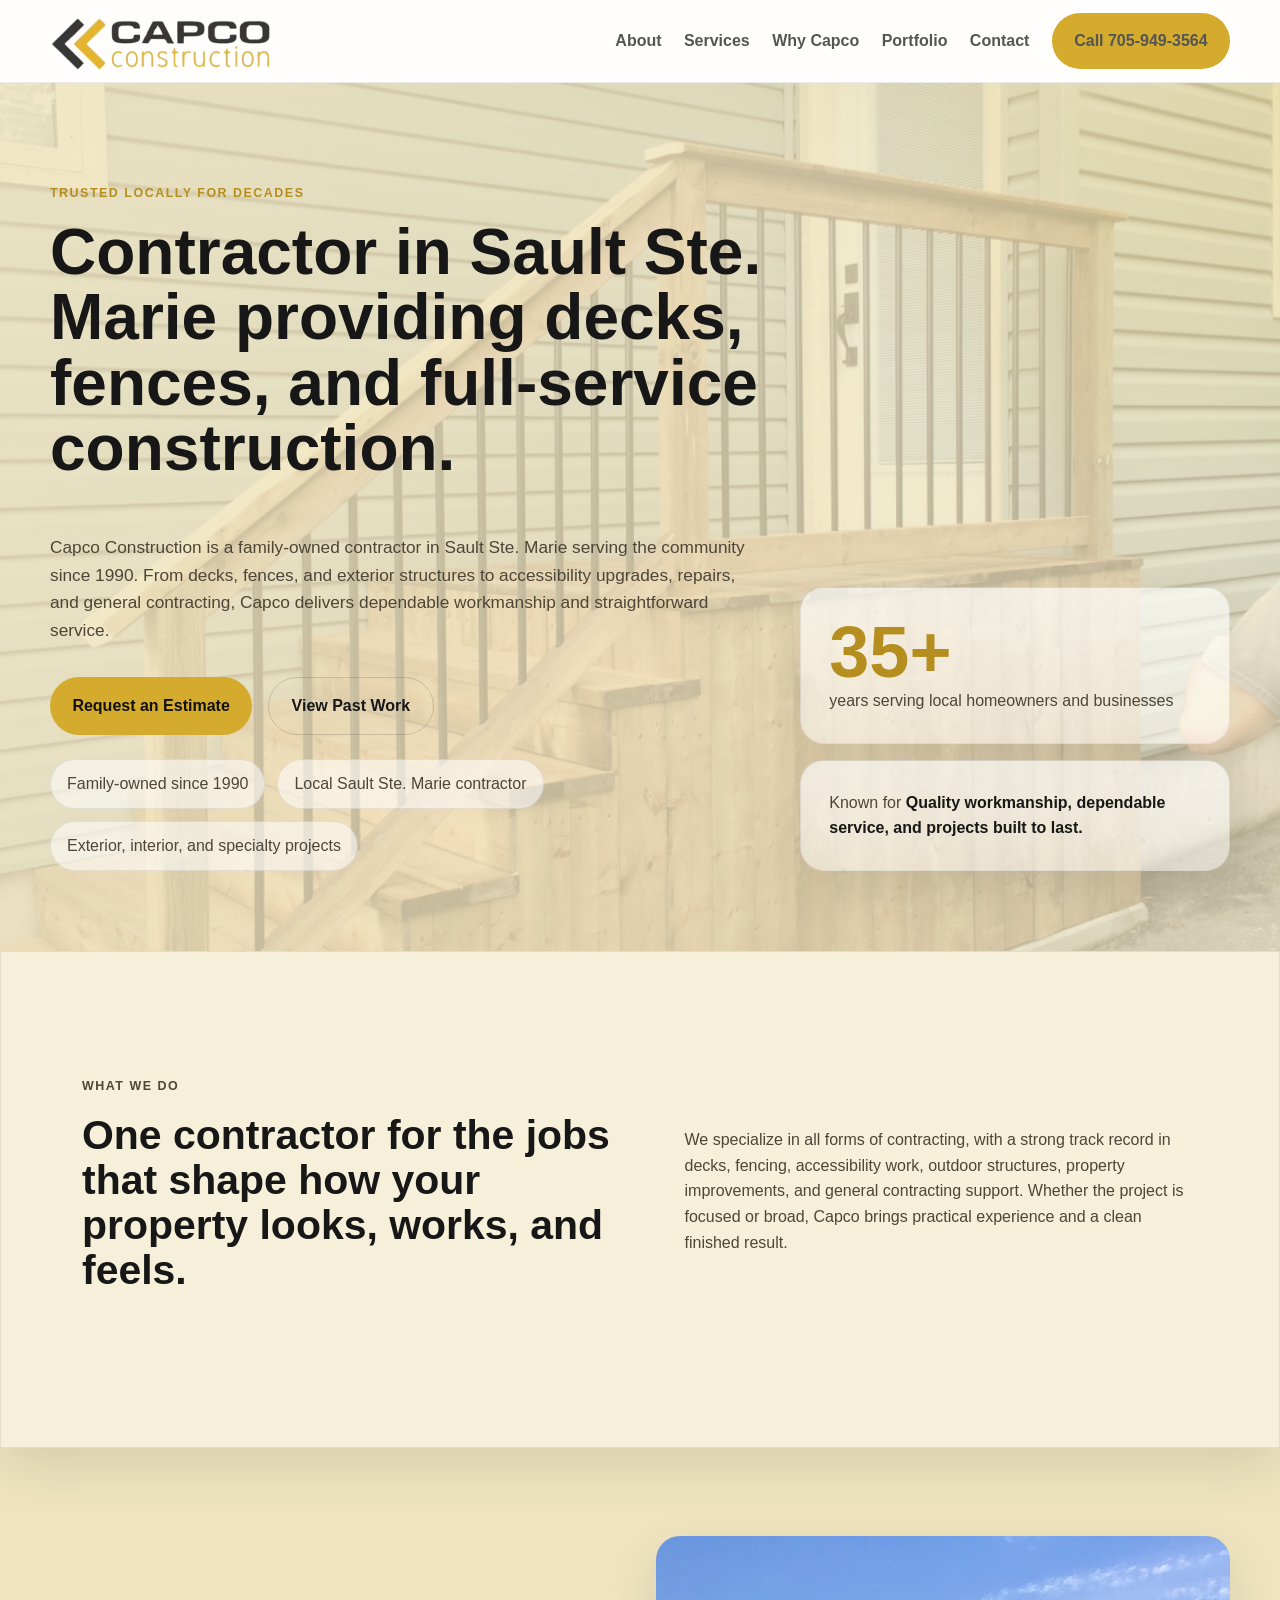
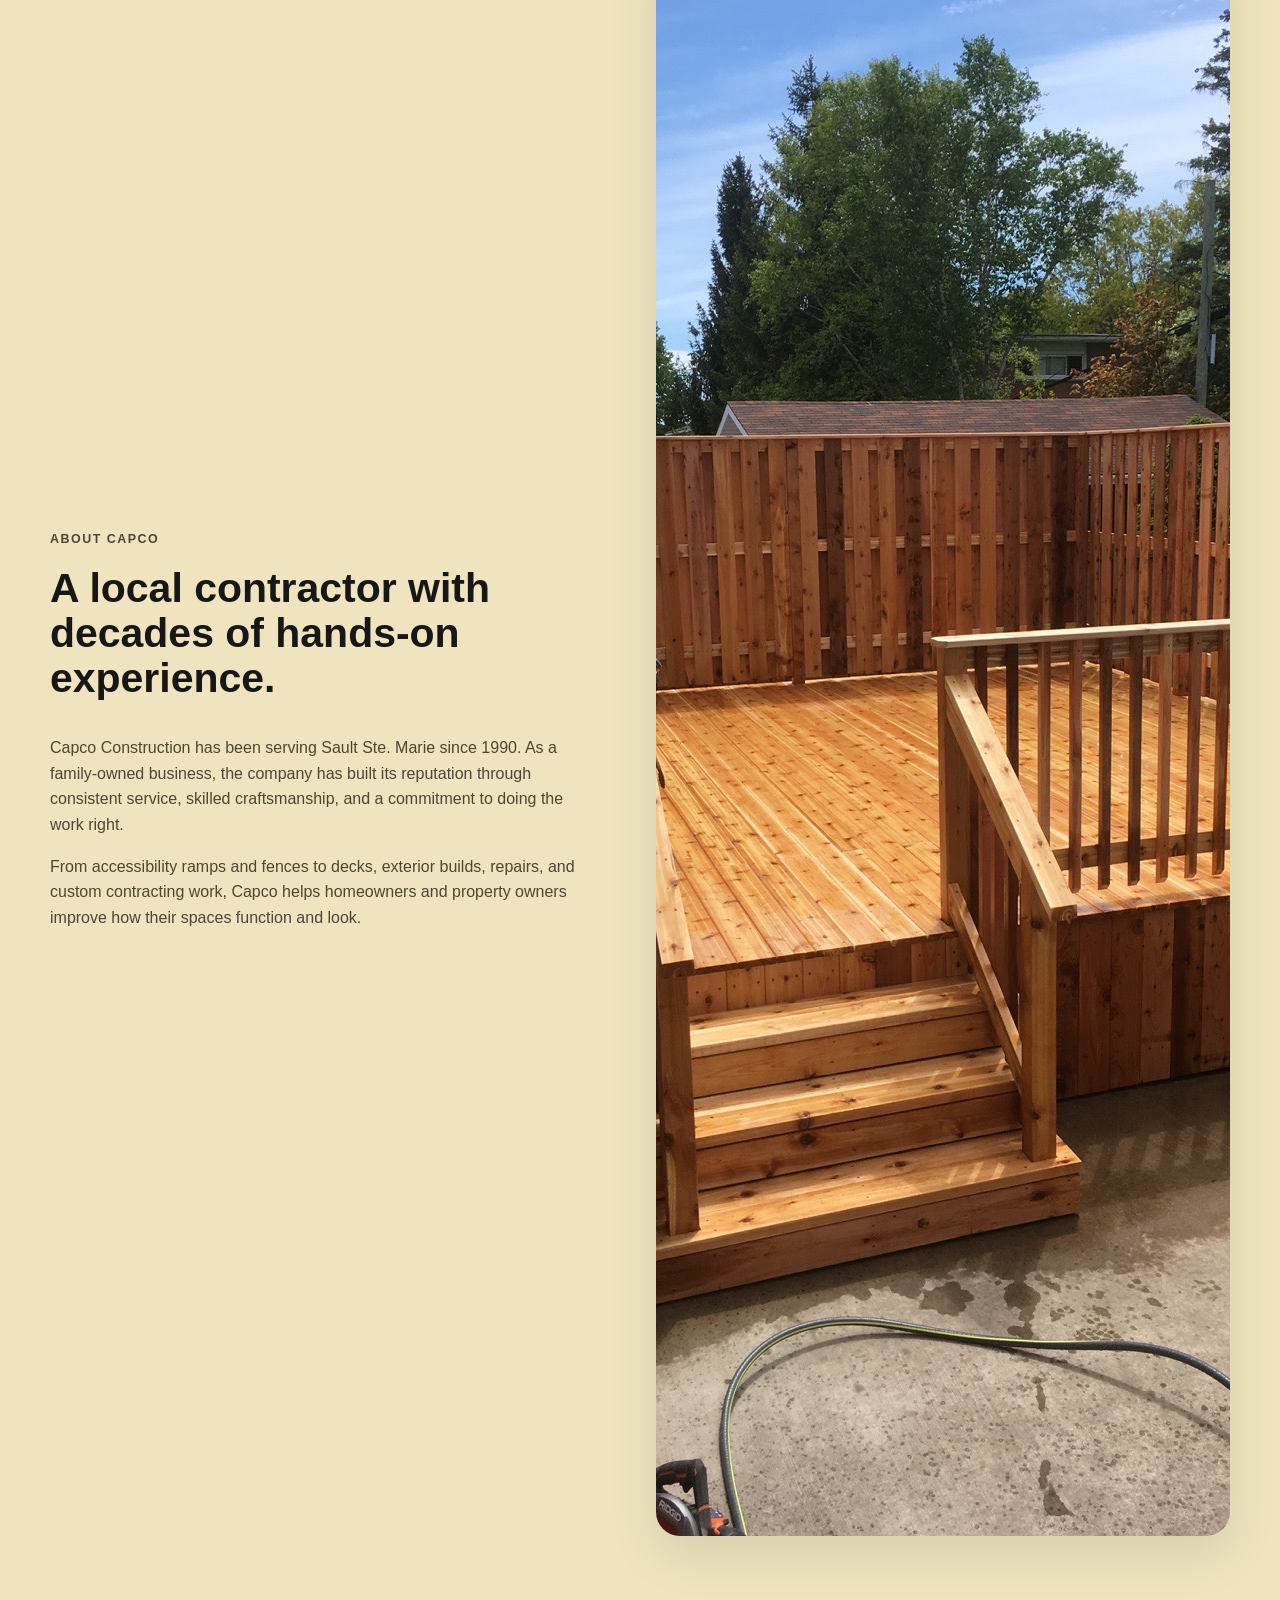
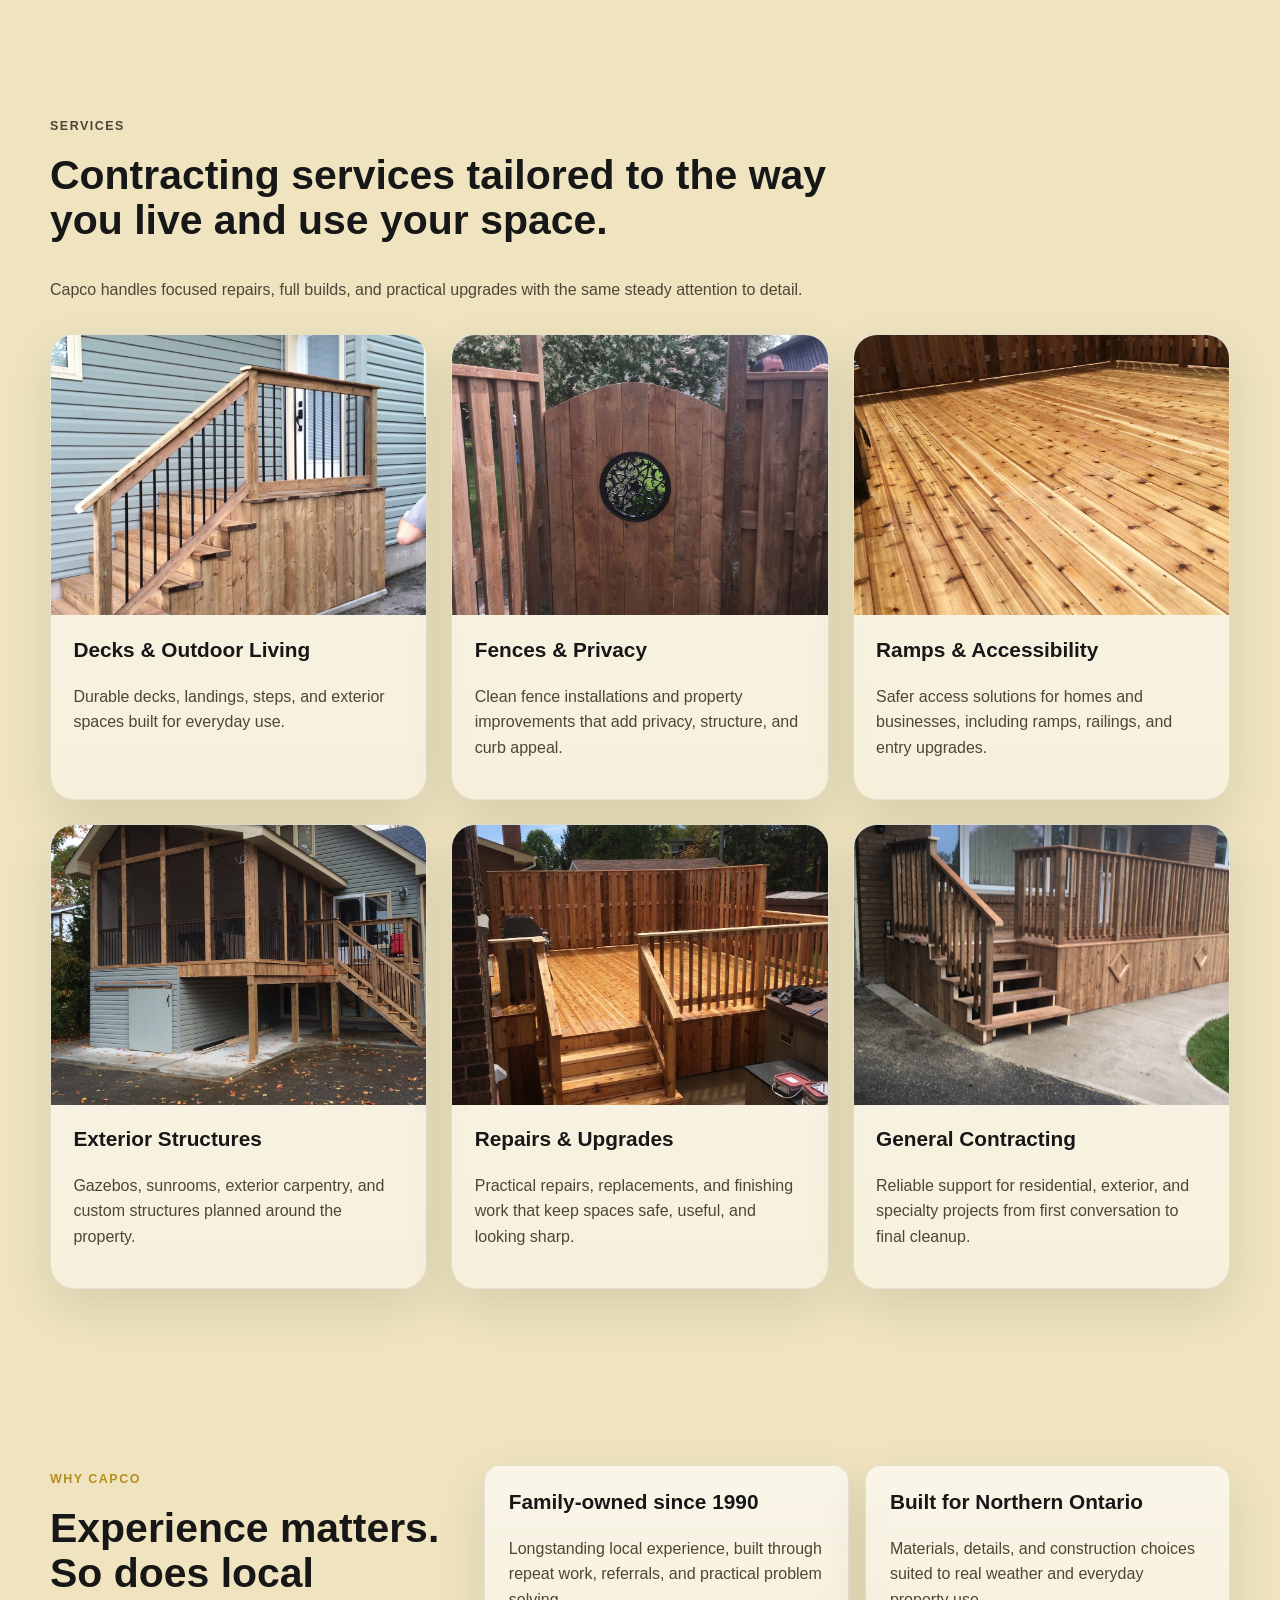
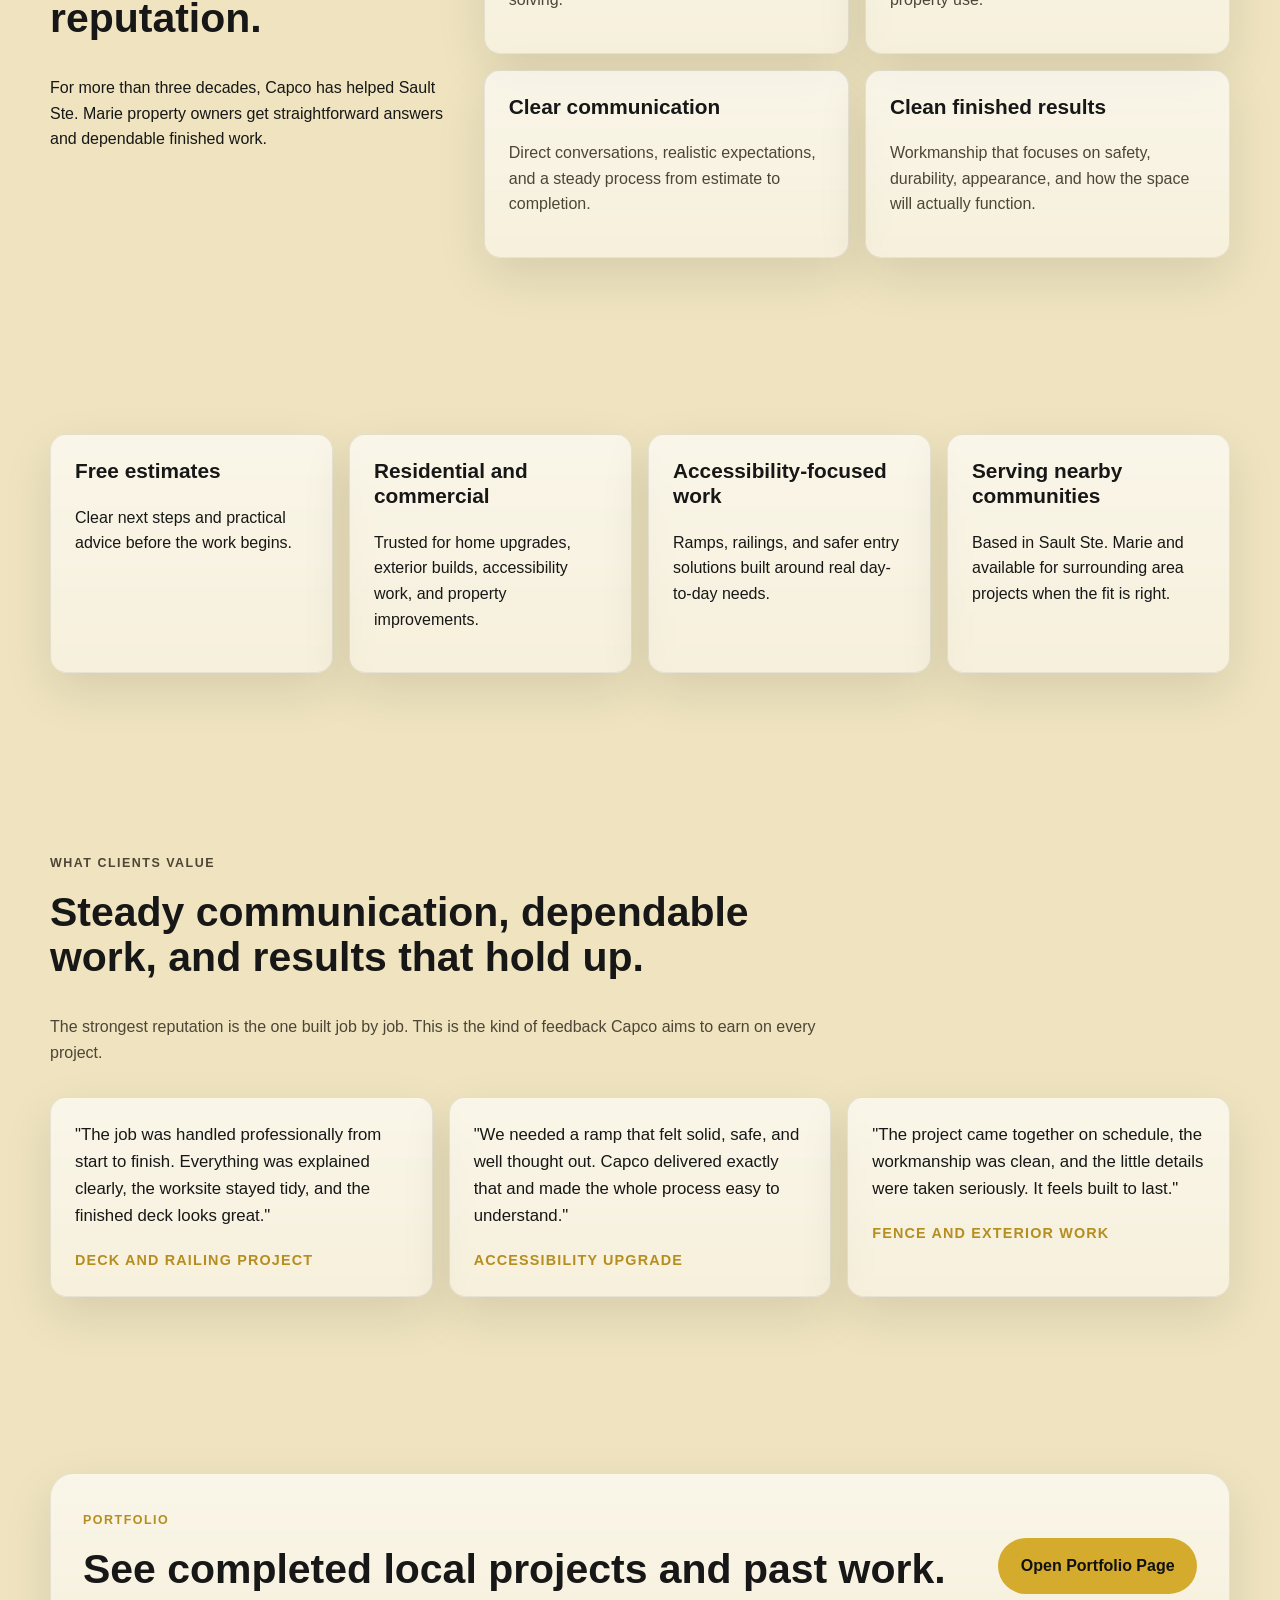
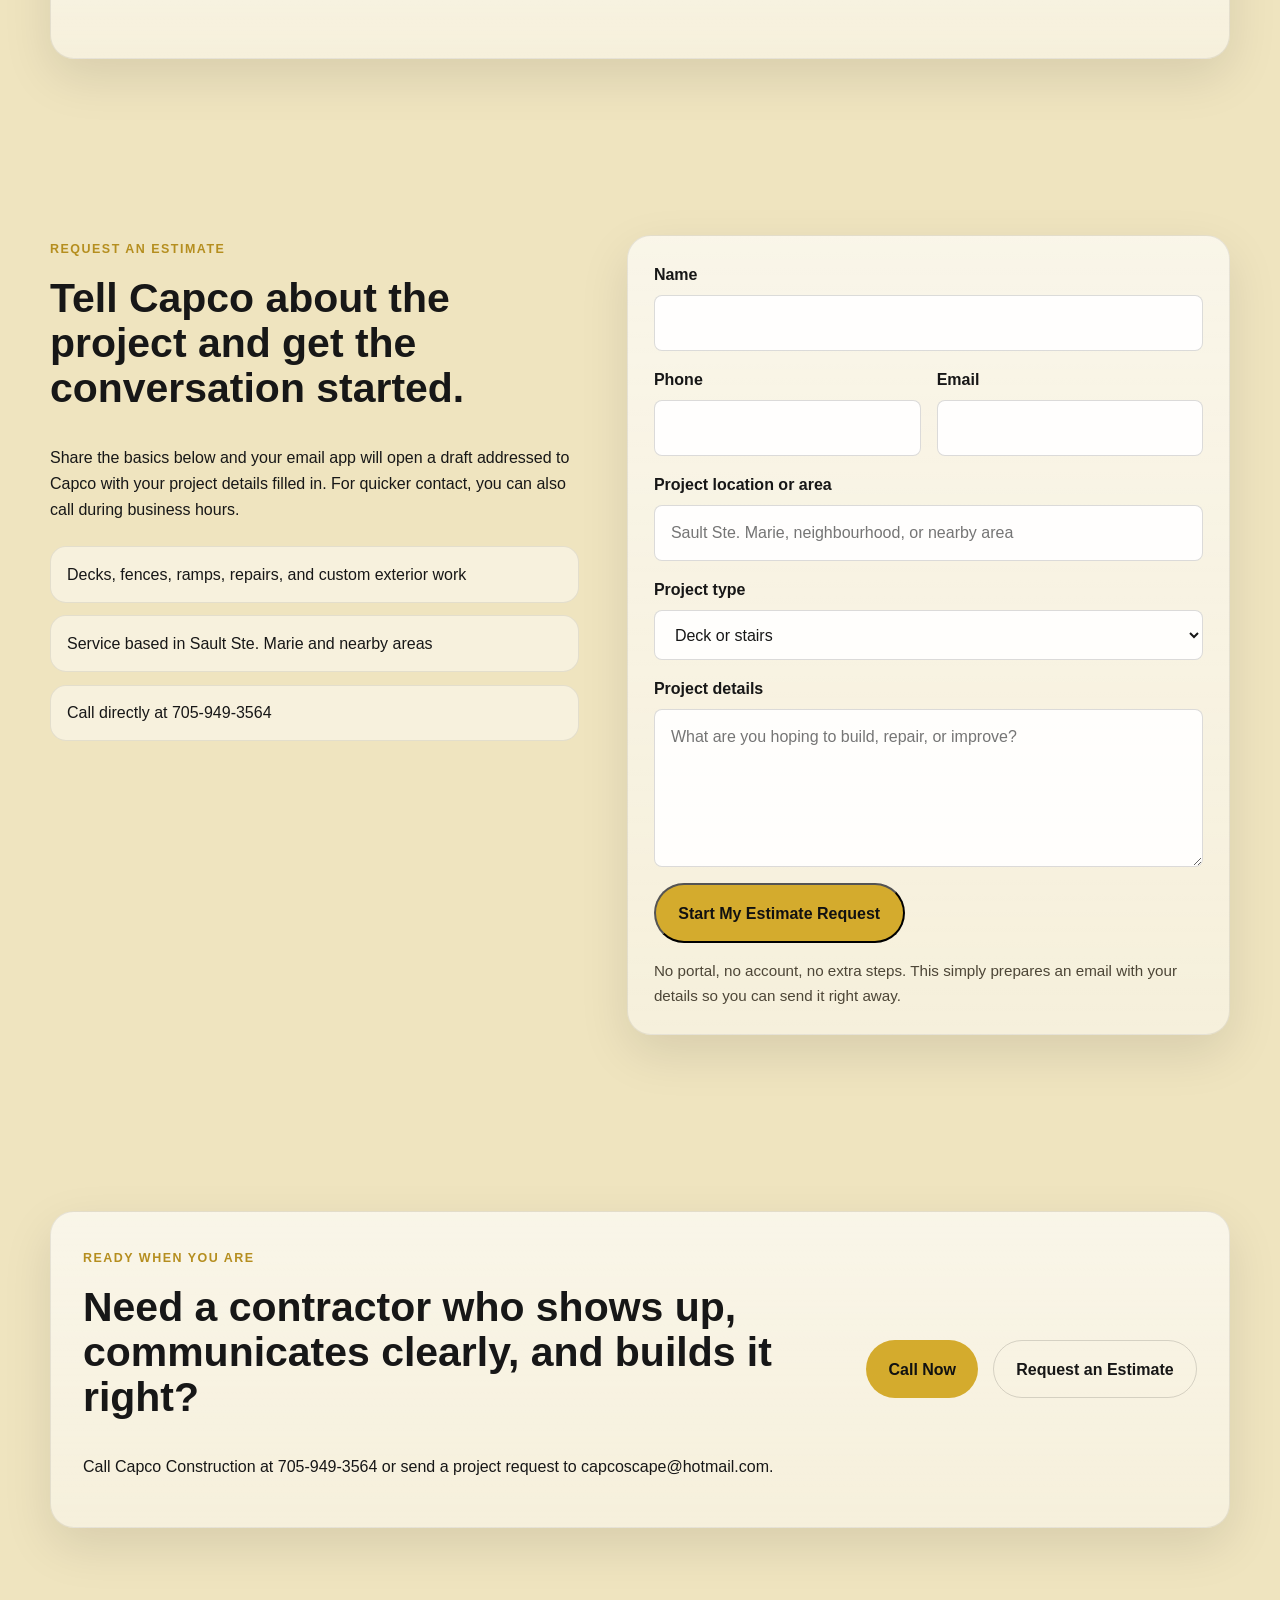
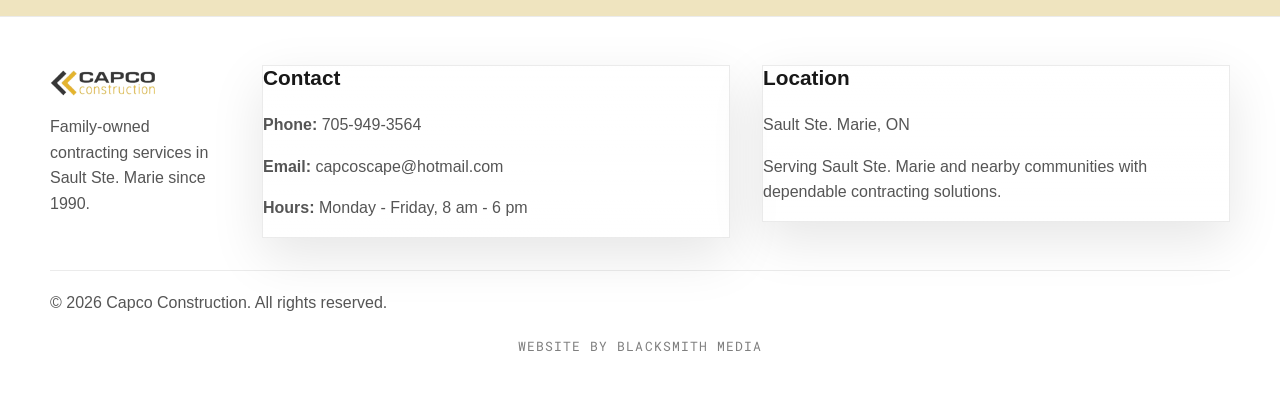
<file: index.html>
<!DOCTYPE html>
<html lang="en">
<head>
  <meta charset="UTF-8" />
  <meta name="viewport" content="width=device-width, initial-scale=1.0" />
  <script>
    if (window.location.pathname.endsWith('/index.html')) {
      const cleanPath = window.location.pathname.slice(0, -'index.html'.length) || '/';
      window.location.replace(cleanPath + window.location.search + window.location.hash);
    }
  </script>
  <noscript>
    <meta http-equiv="refresh" content="0; url=https://capcoconstruction.com/" />
  </noscript>

  <title>Contractor in Sault Ste. Marie | Capco Construction</title>
  <meta name="description" content="Capco Construction is a family-owned contractor in Sault Ste. Marie serving the area since 1990. We specialize in decks, fences, ramps, remodels, exterior projects, and full-service contracting." />
  <meta name="theme-color" content="#d4ab2d" />
  <meta name="robots" content="index, follow" />
  <link rel="canonical" href="https://capcoconstruction.com/" />

  <meta property="og:type" content="website" />
  <meta property="og:url" content="https://capcoconstruction.com/" />
  <meta property="og:title" content="Contractor in Sault Ste. Marie | Capco Construction" />
  <meta property="og:description" content="Family-owned construction services in Sault Ste. Marie since 1990, including decks, fences, ramps, repairs, exterior structures, and general contracting." />
  <meta property="og:image" content="https://capcoconstruction.com/assets/IMG_0227.jpeg" />
  <meta property="og:locale" content="en_CA" />
  <meta name="twitter:card" content="summary_large_image" />

  <!-- Favicon -->
  <link rel="icon" type="image/x-icon" href="favicon.ico" />
  <link rel="icon" type="image/png" sizes="96x96" href="favicon-96x96.png" />
  <link rel="icon" type="image/svg+xml" href="favicon.svg" />

  <!-- Apple -->
  <link rel="apple-touch-icon" sizes="180x180" href="apple-touch-icon.png" />

  <!-- Web App -->
  <link rel="icon" type="image/png" sizes="192x192" href="web-app-manifest-192x192.png" />
  <link rel="icon" type="image/png" sizes="512x512" href="web-app-manifest-512x512.png" />

  <link rel="preload" as="image" href="capcologo.png" />
  <link rel="stylesheet" href="styles.css" />

  <!-- Roboto Mono -->
  <link href="https://fonts.googleapis.com/css2?family=Roboto+Mono:wght@400;500&amp;display=swap" rel="stylesheet">
</head>

<body>
  <header class="site-header" id="top">
    <div class="container header-inner">
      <a class="brand" href="./" aria-label="Capco Construction home">
        <img src="capcologo.png" width="700" height="208" alt="Capco Construction logo" />
      </a>

      <button class="menu-toggle" id="menuToggle" aria-expanded="false" aria-controls="siteNav" aria-label="Open menu">
        <span></span><span></span><span></span>
      </button>

      <nav class="site-nav" id="siteNav">
        <a href="#about">About</a>
        <a href="#services">Services</a>
        <a href="#why-capco">Why Capco</a>
        <a href="portfolio/">Portfolio</a>
        <a href="#contact">Contact</a>
        <a class="nav-cta" href="tel:7059493564">Call 705-949-3564</a>
      </nav>
    </div>
  </header>

  <main>
    <section class="hero">
      <div class="hero-overlay"></div>
      <div class="container hero-grid">
        <div class="hero-copy reveal">
          <p class="eyebrow">Trusted locally for decades</p>

          <h1>Contractor in Sault Ste. Marie providing decks, fences, and full-service construction.</h1>

          <p class="hero-text">
            Capco Construction is a family-owned contractor in Sault Ste. Marie serving the community since 1990. From decks, fences, and exterior structures to accessibility upgrades, repairs, and general contracting, Capco delivers dependable workmanship and straightforward service.
          </p>

          <div class="hero-actions">
            <a class="btn btn-primary" href="#request-estimate">Request an Estimate</a>
            <a class="btn btn-secondary" href="portfolio/">View Past Work</a>
          </div>

          <ul class="hero-points">
            <li>Family-owned since 1990</li>
            <li>Local Sault Ste. Marie contractor</li>
            <li>Exterior, interior, and specialty projects</li>
          </ul>
        </div>

        <div class="hero-card reveal">
          <div class="stat-card">
            <span class="stat-number">35+</span>
            <span class="stat-label">years serving local homeowners and businesses</span>
          </div>

          <div class="badge-card">
            <span class="badge-kicker">Known for</span>
            <strong>Quality workmanship, dependable service, and projects built to last.</strong>
          </div>
        </div>
      </div>
    </section>

    <section class="section intro-bar">
      <div class="container intro-grid reveal">
        <div>
          <p class="section-tag">What we do</p>
          <h2>One contractor for the jobs that shape how your property looks, works, and feels.</h2>
        </div>
        <p>
          We specialize in all forms of contracting, with a strong track record in decks, fencing, accessibility work, outdoor structures, property improvements, and general contracting support. Whether the project is focused or broad, Capco brings practical experience and a clean finished result.
        </p>
      </div>
    </section>

    <section class="section about" id="about">
      <div class="container split-grid">
        <div class="about-copy reveal">
          <p class="section-tag">About Capco</p>
          <h2>A local contractor with decades of hands-on experience.</h2>
          <p>
            Capco Construction has been serving Sault Ste. Marie since 1990. As a family-owned business, the company has built its reputation through consistent service, skilled craftsmanship, and a commitment to doing the work right.
          </p>
          <p>
            From accessibility ramps and fences to decks, exterior builds, repairs, and custom contracting work, Capco helps homeowners and property owners improve how their spaces function and look.
          </p>
        </div>

        <div class="about-media reveal">
          <img src="assets/IMG_0362.jpeg" width="1200" height="1600" loading="lazy" alt="Capco Construction completed exterior wood project" />
        </div>
      </div>
    </section>

    <section class="section services" id="services">
      <div class="container">
        <div class="section-head reveal">
          <p class="section-tag">Services</p>
          <h2>Contracting services tailored to the way you live and use your space.</h2>
          <p>Capco handles focused repairs, full builds, and practical upgrades with the same steady attention to detail.</p>
        </div>

        <div class="service-grid">
          <article class="service-card reveal">
            <img src="assets/IMG_0227.jpeg" width="1200" height="1600" loading="lazy" alt="Completed Capco deck project" />
            <div class="service-body">
              <h3>Decks &amp; Outdoor Living</h3>
              <p>Durable decks, landings, steps, and exterior spaces built for everyday use.</p>
            </div>
          </article>

          <article class="service-card reveal">
            <img src="assets/IMG_0539.jpeg" width="1200" height="1600" loading="lazy" alt="Completed Capco fence installation" />
            <div class="service-body">
              <h3>Fences &amp; Privacy</h3>
              <p>Clean fence installations and property improvements that add privacy, structure, and curb appeal.</p>
            </div>
          </article>

          <article class="service-card reveal">
            <img src="assets/IMG_0524.jpeg" width="1200" height="1600" loading="lazy" alt="Completed accessibility ramp project" />
            <div class="service-body">
              <h3>Ramps &amp; Accessibility</h3>
              <p>Safer access solutions for homes and businesses, including ramps, railings, and entry upgrades.</p>
            </div>
          </article>

          <article class="service-card reveal">
            <img src="assets/IMG_0144.jpeg" width="1200" height="1600" loading="lazy" alt="Completed outdoor structure project" />
            <div class="service-body">
              <h3>Exterior Structures</h3>
              <p>Gazebos, sunrooms, exterior carpentry, and custom structures planned around the property.</p>
            </div>
          </article>

          <article class="service-card reveal">
            <img src="assets/IMG_0362.jpeg" width="1200" height="1600" loading="lazy" alt="Exterior repair and carpentry detail" />
            <div class="service-body">
              <h3>Repairs &amp; Upgrades</h3>
              <p>Practical repairs, replacements, and finishing work that keep spaces safe, useful, and looking sharp.</p>
            </div>
          </article>

          <article class="service-card reveal">
            <img src="assets/IMG_0390.jpeg" width="1200" height="1600" loading="lazy" alt="Completed general contracting project" />
            <div class="service-body">
              <h3>General Contracting</h3>
              <p>Reliable support for residential, exterior, and specialty projects from first conversation to final cleanup.</p>
            </div>
          </article>
        </div>
      </div>
    </section>

    <section class="section why-capco" id="why-capco">
      <div class="container why-grid">
        <div class="reveal">
          <p class="section-tag">Why Capco</p>
          <h2>Experience matters. So does local reputation.</h2>
          <p>For more than three decades, Capco has helped Sault Ste. Marie property owners get straightforward answers and dependable finished work.</p>
        </div>

        <div class="feature-list">
          <article class="reveal">
            <h3>Family-owned since 1990</h3>
            <p>Longstanding local experience, built through repeat work, referrals, and practical problem solving.</p>
          </article>
          <article class="reveal">
            <h3>Built for Northern Ontario</h3>
            <p>Materials, details, and construction choices suited to real weather and everyday property use.</p>
          </article>
          <article class="reveal">
            <h3>Clear communication</h3>
            <p>Direct conversations, realistic expectations, and a steady process from estimate to completion.</p>
          </article>
          <article class="reveal">
            <h3>Clean finished results</h3>
            <p>Workmanship that focuses on safety, durability, appearance, and how the space will actually function.</p>
          </article>
        </div>
      </div>
    </section>

    <section class="section trust-strip">
      <div class="container trust-grid">
        <article class="trust-card reveal">
          <h3>Free estimates</h3>
          <p>Clear next steps and practical advice before the work begins.</p>
        </article>
        <article class="trust-card reveal">
          <h3>Residential and commercial</h3>
          <p>Trusted for home upgrades, exterior builds, accessibility work, and property improvements.</p>
        </article>
        <article class="trust-card reveal">
          <h3>Accessibility-focused work</h3>
          <p>Ramps, railings, and safer entry solutions built around real day-to-day needs.</p>
        </article>
        <article class="trust-card reveal">
          <h3>Serving nearby communities</h3>
          <p>Based in Sault Ste. Marie and available for surrounding area projects when the fit is right.</p>
        </article>
      </div>
    </section>

    <section class="section testimonials">
      <div class="container">
        <div class="section-head reveal">
          <p class="section-tag">What Clients Value</p>
          <h2>Steady communication, dependable work, and results that hold up.</h2>
          <p>The strongest reputation is the one built job by job. This is the kind of feedback Capco aims to earn on every project.</p>
        </div>

        <div class="testimonial-grid">
          <article class="testimonial-card reveal">
            <p>"The job was handled professionally from start to finish. Everything was explained clearly, the worksite stayed tidy, and the finished deck looks great."</p>
            <strong>Deck and railing project</strong>
          </article>
          <article class="testimonial-card reveal">
            <p>"We needed a ramp that felt solid, safe, and well thought out. Capco delivered exactly that and made the whole process easy to understand."</p>
            <strong>Accessibility upgrade</strong>
          </article>
          <article class="testimonial-card reveal">
            <p>"The project came together on schedule, the workmanship was clean, and the little details were taken seriously. It feels built to last."</p>
            <strong>Fence and exterior work</strong>
          </article>
        </div>
      </div>
    </section>

    <section class="section cta-band">
      <div class="container cta-band-inner reveal">
        <div>
          <p class="section-tag">Portfolio</p>
          <h2>See completed local projects and past work.</h2>
        </div>
        <a class="btn btn-primary" href="portfolio/">Open Portfolio Page</a>
      </div>
    </section>

    <section class="section quote-section" id="request-estimate">
      <div class="container quote-grid">
        <div class="quote-copy reveal">
          <p class="section-tag">Request an Estimate</p>
          <h2>Tell Capco about the project and get the conversation started.</h2>
          <p>Share the basics below and your email app will open a draft addressed to Capco with your project details filled in. For quicker contact, you can also call during business hours.</p>
          <ul class="quote-points">
            <li>Decks, fences, ramps, repairs, and custom exterior work</li>
            <li>Service based in Sault Ste. Marie and nearby areas</li>
            <li>Call directly at <a href="tel:7059493564">705-949-3564</a></li>
          </ul>
        </div>

        <form class="quote-form reveal" id="quoteForm">
          <div class="form-row">
            <label for="quoteName">Name</label>
            <input id="quoteName" name="name" type="text" autocomplete="name" required />
          </div>
          <div class="form-row form-row-split">
            <div>
              <label for="quotePhone">Phone</label>
              <input id="quotePhone" name="phone" type="tel" autocomplete="tel" />
            </div>
            <div>
              <label for="quoteEmail">Email</label>
              <input id="quoteEmail" name="email" type="email" autocomplete="email" required />
            </div>
          </div>
          <div class="form-row">
            <label for="quoteLocation">Project location or area</label>
            <input id="quoteLocation" name="location" type="text" autocomplete="address-level2" placeholder="Sault Ste. Marie, neighbourhood, or nearby area" />
          </div>
          <div class="form-row">
            <label for="quoteProject">Project type</label>
            <select id="quoteProject" name="project">
              <option value="Deck or stairs">Deck or stairs</option>
              <option value="Fence">Fence</option>
              <option value="Ramp or accessibility work">Ramp or accessibility work</option>
              <option value="Gazebo, sunroom, or structure">Gazebo, sunroom, or structure</option>
              <option value="Repair or upgrade">Repair or upgrade</option>
              <option value="General contracting">General contracting</option>
            </select>
          </div>
          <div class="form-row">
            <label for="quoteDetails">Project details</label>
            <textarea id="quoteDetails" name="details" rows="5" placeholder="What are you hoping to build, repair, or improve?"></textarea>
          </div>
          <button class="btn btn-primary" type="submit">Start My Estimate Request</button>
          <p class="form-note">No portal, no account, no extra steps. This simply prepares an email with your details so you can send it right away.</p>
        </form>
      </div>
    </section>

    <section class="section closing-cta">
      <div class="container closing-cta-inner reveal">
        <div>
          <p class="section-tag">Ready When You Are</p>
          <h2>Need a contractor who shows up, communicates clearly, and builds it right?</h2>
          <p>Call Capco Construction at <a href="tel:7059493564">705-949-3564</a> or send a project request to <a href="mailto:capcoscape@hotmail.com">capcoscape@hotmail.com</a>.</p>
        </div>
        <div class="closing-cta-actions">
          <a class="btn btn-primary" href="tel:7059493564">Call Now</a>
          <a class="btn btn-secondary" href="#request-estimate">Request an Estimate</a>
        </div>
      </div>
    </section>
  </main>

  <footer class="site-footer" id="contact">
    <div class="container footer-grid">
      <div class="footer-brand reveal">
        <img class="footer-logo" src="capcologo.png" width="700" height="208" loading="lazy" alt="Capco Construction logo" />
        <p>Family-owned contracting services in Sault Ste. Marie since 1990.</p>
      </div>

      <div class="footer-block reveal">
        <h3>Contact</h3>
        <p><strong>Phone:</strong> <a href="tel:7059493564">705-949-3564</a></p>
        <p><strong>Email:</strong> <a href="mailto:capcoscape@hotmail.com">capcoscape@hotmail.com</a></p>
        <p><strong>Hours:</strong> Monday - Friday, 8 am - 6 pm</p>
      </div>

      <div class="footer-block reveal">
        <h3>Location</h3>
        <p>Sault Ste. Marie, ON</p>
        <p>Serving Sault Ste. Marie and nearby communities with dependable contracting solutions.</p>
      </div>
    </div>

    <div class="container footer-bottom">
      <p>&copy; 2026 Capco Construction. All rights reserved.</p>

      <p class="site-credit">
        Website by 
        <a href="https://blacksmithmedia.ca" target="_blank" rel="noopener noreferrer">
          Blacksmith Media
        </a>
      </p>
    </div>
  </footer>

  <script type="application/ld+json">
    {
      "@context": "https://schema.org",
      "@type": "GeneralContractor",
      "name": "Capco Construction",
      "url": "https://capcoconstruction.com/",
      "logo": "https://capcoconstruction.com/capcologo.png",
      "image": "https://capcoconstruction.com/assets/IMG_0227.jpeg",
      "telephone": "+17059493564",
      "email": "capcoscape@hotmail.com",
      "address": {
        "@type": "PostalAddress",
        "addressLocality": "Sault Ste. Marie",
        "addressRegion": "ON",
        "addressCountry": "CA"
      },
      "areaServed": "Sault Ste. Marie, Ontario",
      "foundingDate": "1990",
      "openingHours": "Mo-Fr 08:00-18:00",
      "serviceType": [
        "Deck construction",
        "Fence installation",
        "Accessibility ramps",
        "Exterior structures",
        "Repairs",
        "General contracting"
      ]
    }
  </script>
  <script src="script.js"></script>
</body>
</html>
</file>
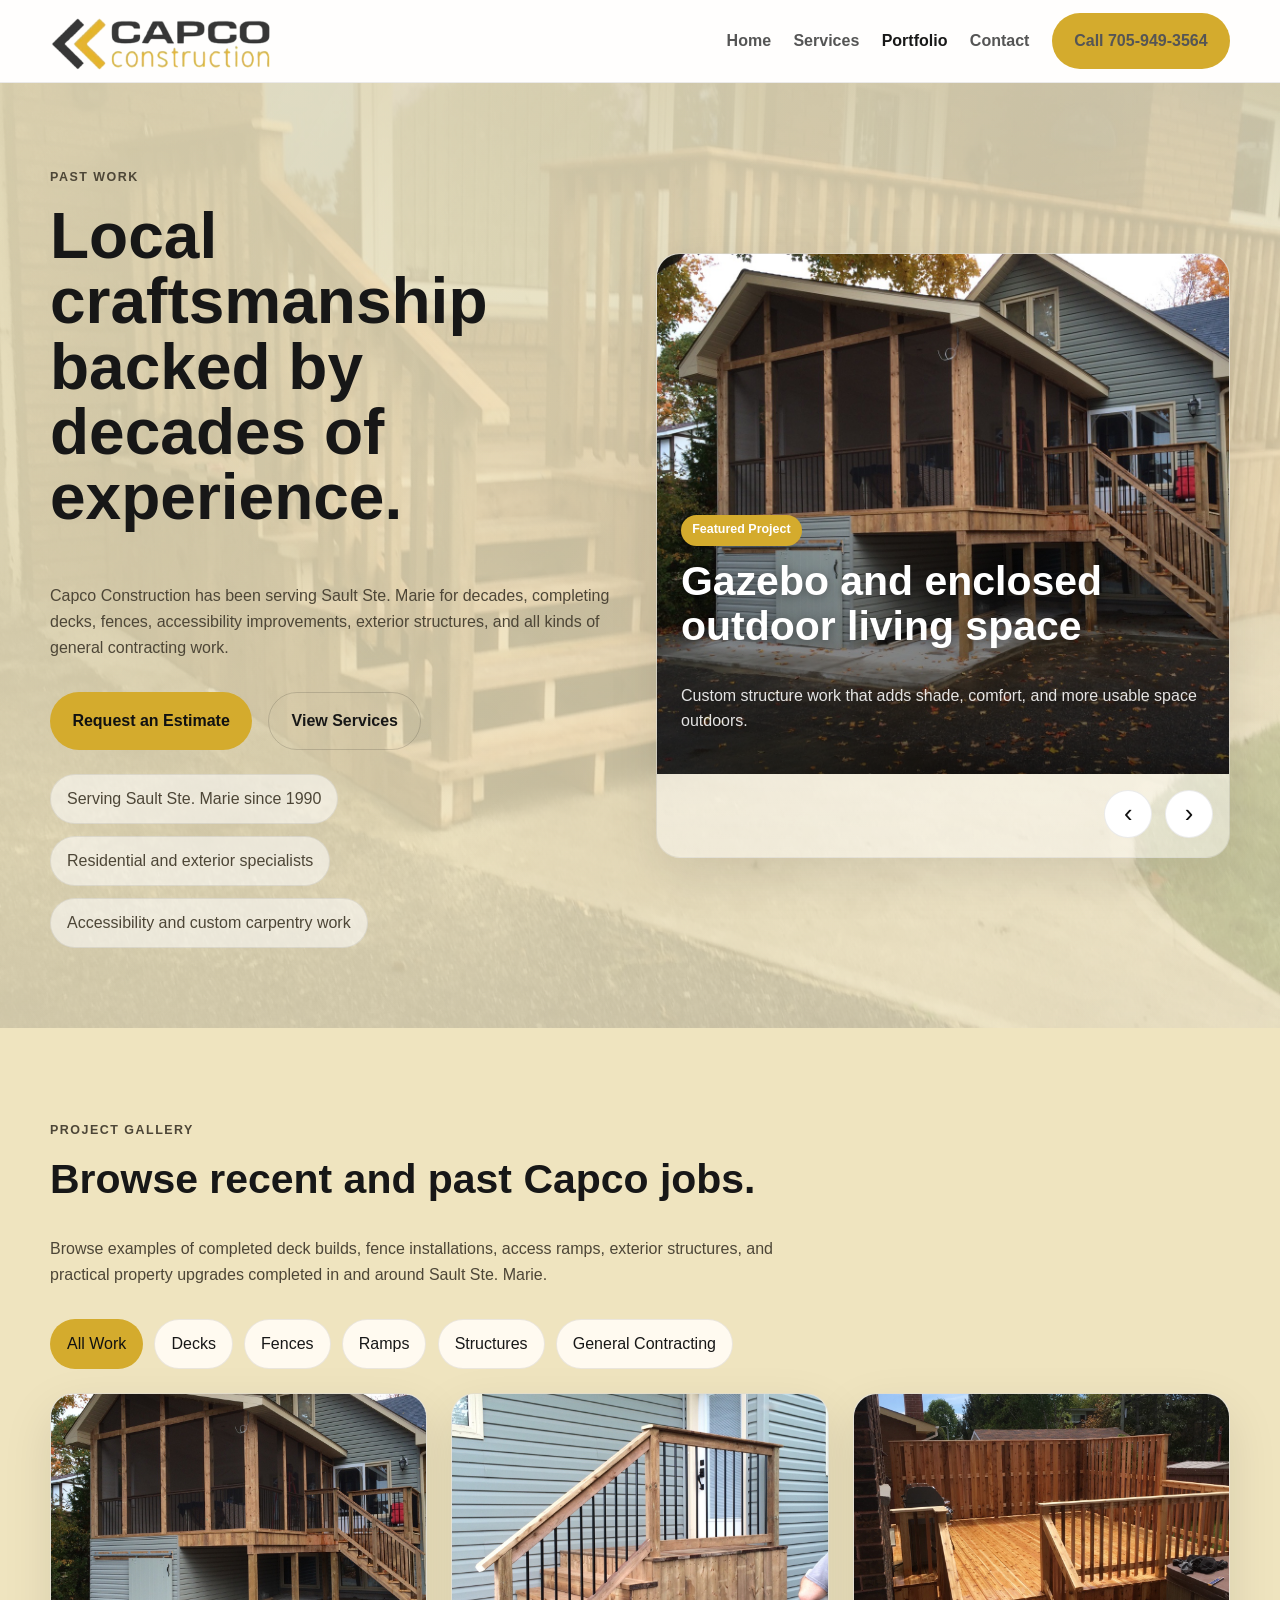
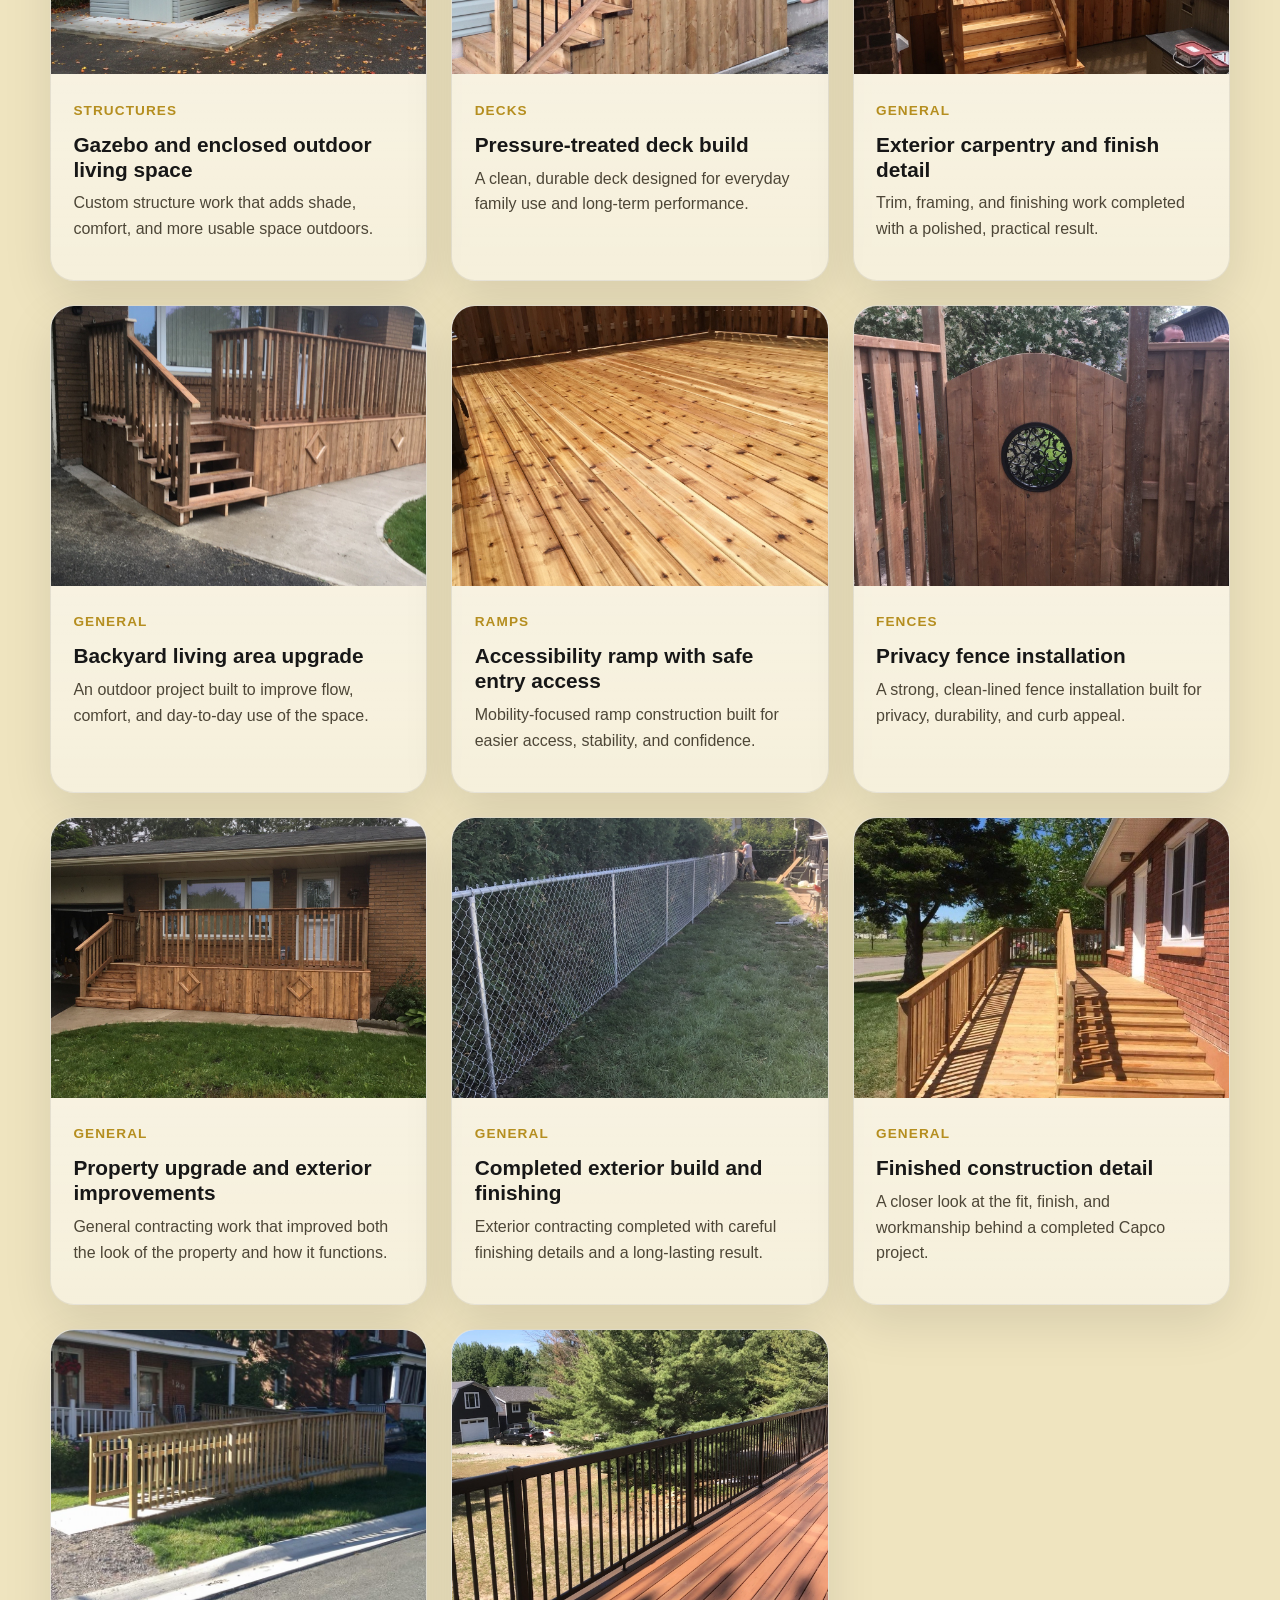
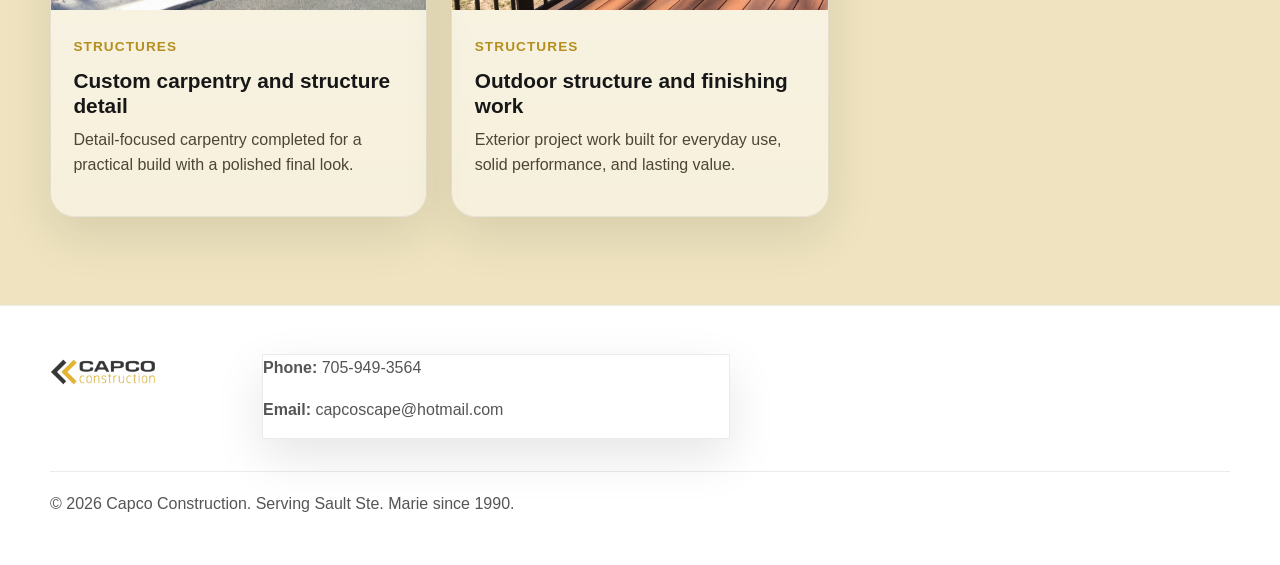
<file: portfolio/index.html>
<!DOCTYPE html>
<html lang="en">
<head>
  <meta charset="UTF-8" />
  <meta name="viewport" content="width=device-width, initial-scale=1.0" />
  <script>
    if (window.location.pathname.endsWith('/index.html')) {
      const cleanPath = window.location.pathname.slice(0, -'index.html'.length);
      window.location.replace(cleanPath + window.location.search + window.location.hash);
    }
  </script>
  <noscript>
    <meta http-equiv="refresh" content="0; url=https://capcoconstruction.com/portfolio/" />
  </noscript>
  <title>Capco Construction Portfolio | Sault Ste. Marie Contracting Projects</title>
  <meta name="description" content="Browse completed Capco Construction projects in Sault Ste. Marie, including decks, fences, accessibility ramps, gazebos, sunrooms, and general contracting work from a trusted local business serving the area for decades." />
  <meta name="theme-color" content="#d4ab2d" />
  <meta name="robots" content="index, follow" />
  <link rel="canonical" href="https://capcoconstruction.com/portfolio/" />
  <meta property="og:type" content="website" />
  <meta property="og:url" content="https://capcoconstruction.com/portfolio/" />
  <meta property="og:title" content="Capco Construction Portfolio | Sault Ste. Marie Contracting Projects" />
  <meta property="og:description" content="Browse completed Capco Construction decks, fences, ramps, exterior structures, and general contracting projects in Sault Ste. Marie." />
  <meta property="og:image" content="https://capcoconstruction.com/assets/IMG_0144.jpeg" />
  <meta property="og:locale" content="en_CA" />
  <meta name="twitter:card" content="summary_large_image" />
  <link rel="icon" type="image/x-icon" href="../favicon.ico" />
  <link rel="icon" type="image/png" sizes="96x96" href="../favicon-96x96.png" />
  <link rel="icon" type="image/svg+xml" href="../favicon.svg" />
  <link rel="apple-touch-icon" sizes="180x180" href="../apple-touch-icon.png" />
  <link rel="stylesheet" href="../styles.css" />
</head>
<body class="portfolio-page">
  <header class="site-header compact-header" id="top">
    <div class="container header-inner">
      <a class="brand" href="../" aria-label="Capco Construction home">
        <img src="../capcologo.png" width="700" height="208" alt="Capco Construction logo" />
      </a>

      <button class="menu-toggle" id="menuToggle" aria-expanded="false" aria-controls="siteNav" aria-label="Open menu">
        <span></span><span></span><span></span>
      </button>

      <nav class="site-nav" id="siteNav">
        <a href="../">Home</a>
        <a href="../#services">Services</a>
        <a href="./" aria-current="page">Portfolio</a>
        <a href="../#contact">Contact</a>
        <a class="nav-cta" href="tel:7059493564">Call 705-949-3564</a>
      </nav>
    </div>
  </header>

  <main>
    <section class="portfolio-hero portfolio-hero--projects">
      <div class="container portfolio-hero-grid reveal">
        <div class="portfolio-hero-copy">
          <p class="eyebrow">Past work</p>
          <h1>Local craftsmanship backed by decades of experience.</h1>
          <p>Capco Construction has been serving Sault Ste. Marie for decades, completing decks, fences, accessibility improvements, exterior structures, and all kinds of general contracting work.</p>
          <div class="hero-actions">
            <a class="btn btn-primary" href="tel:7059493564">Request an Estimate</a>
            <a class="btn btn-secondary" href="../#services">View Services</a>
          </div>
          <ul class="hero-points">
            <li>Serving Sault Ste. Marie since 1990</li>
            <li>Residential and exterior specialists</li>
            <li>Accessibility and custom carpentry work</li>
          </ul>
        </div>

        <div class="showcase-card">
          <div class="showcase-media-wrap">
            <img id="featuredPortfolioImage" class="showcase-media" src="../assets/IMG_0144.jpeg" width="1200" height="1600" alt="Capco Construction completed project" />
            <div class="showcase-overlay">
              <span class="showcase-pill">Featured Project</span>
              <h2 id="featuredPortfolioTitle">Completed local work</h2>
              <p id="featuredPortfolioCaption">A rotating highlight from Capco Construction's recent and past projects.</p>
            </div>
          </div>
          <div class="showcase-controls">
            <button class="showcase-btn" id="portfolioPrev" type="button" aria-label="Previous project">&lsaquo;</button>
            <button class="showcase-btn" id="portfolioNext" type="button" aria-label="Next project">&rsaquo;</button>
          </div>
        </div>
      </div>
    </section>

    <section class="section portfolio-section">
      <div class="container">
        <div class="section-head reveal">
          <p class="section-tag">Project gallery</p>
          <h2>Browse recent and past Capco jobs.</h2>
          <p>Browse examples of completed deck builds, fence installations, access ramps, exterior structures, and practical property upgrades completed in and around Sault Ste. Marie.</p>
        </div>

        <div class="portfolio-toolbar reveal">
          <button class="filter-btn active" data-filter="all" aria-pressed="true">All Work</button>
          <button class="filter-btn" data-filter="decks" aria-pressed="false">Decks</button>
          <button class="filter-btn" data-filter="fences" aria-pressed="false">Fences</button>
          <button class="filter-btn" data-filter="ramps" aria-pressed="false">Ramps</button>
          <button class="filter-btn" data-filter="structures" aria-pressed="false">Structures</button>
          <button class="filter-btn" data-filter="general" aria-pressed="false">General Contracting</button>
        </div>

        <div class="portfolio-grid" id="portfolioGrid"></div>
      </div>
    </section>
  </main>

  <footer class="site-footer minimal-footer">
    <div class="container footer-grid footer-grid-compact">
      <div class="footer-brand">
        <img class="footer-logo" src="../capcologo.png" width="700" height="208" loading="lazy" alt="Capco Construction logo" />
      </div>
      <div class="footer-block">
        <p><strong>Phone:</strong> <a href="tel:7059493564">705-949-3564</a></p>
        <p><strong>Email:</strong> <a href="mailto:capcoscape@hotmail.com">capcoscape@hotmail.com</a></p>
      </div>
    </div>
    <div class="container footer-bottom">
      <p>&copy; 2026 Capco Construction. Serving Sault Ste. Marie since 1990.</p>
    </div>
  </footer>

  <script src="../script.js"></script>
</body>
</html>
</file>
<file: styles.css>
:root {
  --bg: #efe4bf;
  --panel: #f6edd2;
  --panel-soft: #fbf4de;
  --text: #171717;
  --muted: #4d4637;
  --gold: #d4ab2d;
  --gold-deep: #b58e1f;
  --line: rgba(0, 0, 0, 0.08);
  --shadow: 0 18px 50px rgba(0, 0, 0, 0.10);
  --radius: 24px;
  --radius-sm: 16px;
  --container: 1180px;
  --light-bg: #ffffff;
  --light-text: #181818;
  --light-muted: #555555;
  --light-line: rgba(0, 0, 0, 0.08);
}

* { box-sizing: border-box; }
html { scroll-behavior: smooth; }

body {
  margin: 0;
  font-family: Inter, Arial, Helvetica, sans-serif;
  background: var(--bg);
  color: var(--text);
  line-height: 1.6;
}

img { max-width: 100%; display: block; }
a { color: inherit; text-decoration: none; }
button { font: inherit; }

.container {
  width: min(calc(100% - 2rem), var(--container));
  margin: 0 auto;
}

.section { padding: 5.5rem 0; }

.section-tag,
.eyebrow {
  display: inline-block;
  margin: 0 0 1rem;
  color: var(--gold-deep);
  text-transform: uppercase;
  letter-spacing: 0.12em;
  font-size: 0.78rem;
  font-weight: 700;
}

h1, h2, h3, p { margin-top: 0; }

h1 {
  font-size: clamp(2.5rem, 5vw, 4.7rem);
  line-height: 1.02;
  color: var(--text);
}

h2 {
  font-size: clamp(2rem, 3.2vw, 3rem);
  line-height: 1.1;
  color: var(--text);
}

h3 {
  font-size: 1.3rem;
  line-height: 1.2;
  color: var(--text);
}

.site-header {
  position: sticky;
  top: 0;
  z-index: 100;
  backdrop-filter: blur(18px);
  background: rgba(255, 255, 255, 0.96);
  border-bottom: 1px solid var(--light-line);
}

.header-inner {
  display: flex;
  align-items: center;
  justify-content: space-between;
  gap: 1rem;
  min-height: 82px;
}

.brand img {
  width: clamp(150px, 18vw, 230px);
  height: auto;
}

.site-nav {
  display: flex;
  align-items: center;
  gap: 1.4rem;
}

.site-nav a {
  color: var(--light-muted);
  font-weight: 600;
  transition: color 0.2s ease;
}

.site-nav a:hover,
.site-nav a:focus-visible,
.site-nav a[aria-current="page"] {
  color: var(--light-text);
}

.nav-cta,
.btn {
  display: inline-flex;
  align-items: center;
  justify-content: center;
  border-radius: 999px;
  padding: 0.95rem 1.4rem;
  font-weight: 700;
  transition: transform 0.2s ease, background 0.2s ease, color 0.2s ease, border-color 0.2s ease;
}

.nav-cta {
  background: var(--gold);
  color: #111;
}

.nav-cta:hover,
.btn:hover {
  transform: translateY(-2px);
}

.menu-toggle {
  display: none;
  width: 48px;
  height: 48px;
  border: 1px solid var(--light-line);
  background: #fff;
  border-radius: 12px;
  align-items: center;
  justify-content: center;
  flex-direction: column;
  gap: 5px;
  cursor: pointer;
}

.menu-toggle span {
  width: 18px;
  height: 2px;
  background: #222;
  display: block;
}

.hero {
  position: relative;
  overflow: hidden;
  padding: 6rem 0 5rem;
  background:
    linear-gradient(120deg, rgba(239, 228, 191, 0.88), rgba(239, 228, 191, 0.72)),
    url('assets/IMG_0227.jpeg') center/cover no-repeat;
}

.hero-overlay {
  position: absolute;
  inset: 0;
  background: radial-gradient(circle at top right, rgba(212, 171, 45, 0.18), transparent 30%);
  pointer-events: none;
}

.hero-grid,
.split-grid,
.why-grid,
.footer-grid,
.intro-grid,
.cta-band-inner,
.portfolio-hero-grid,
.quote-grid,
.closing-cta-inner {
  display: grid;
  gap: 2rem;
}

.hero-grid {
  grid-template-columns: 1.25fr 0.75fr;
  align-items: end;
  position: relative;
  z-index: 1;
}

.hero-text {
  max-width: 760px;
  color: var(--muted);
  font-size: 1.08rem;
}

.hero-actions {
  display: flex;
  flex-wrap: wrap;
  gap: 1rem;
  margin: 2rem 0 1.5rem;
}

.btn-primary {
  background: var(--gold);
  color: #111;
}

.btn-secondary {
  background: transparent;
  color: var(--text);
  border: 1px solid rgba(0, 0, 0, 0.14);
}

.hero-points {
  display: flex;
  flex-wrap: wrap;
  gap: 0.75rem;
  list-style: none;
  padding: 0;
  margin: 0;
}

.hero-points li {
  padding: 0.7rem 1rem;
  border-radius: 999px;
  background: rgba(255, 255, 255, 0.55);
  border: 1px solid rgba(0, 0, 0, 0.08);
  color: var(--muted);
}

.hero-card {
  display: grid;
  gap: 1rem;
}

.stat-card,
.badge-card,
.service-card,
.portfolio-card,
.feature-list article,
.footer-block,
.trust-card,
.testimonial-card,
.quote-form,
.about-highlights div,
.intro-bar,
.cta-band-inner,
.closing-cta-inner,
.showcase-card {
  background: linear-gradient(180deg, rgba(255,255,255,0.65), rgba(255,255,255,0.45));
  border: 1px solid var(--line);
  box-shadow: var(--shadow);
}

.stat-card,
.badge-card {
  padding: 1.8rem;
  border-radius: var(--radius);
}

.stat-number {
  display: block;
  font-size: clamp(3rem, 6vw, 4.5rem);
  line-height: 1;
  font-weight: 800;
  color: var(--gold-deep);
}

.stat-label,
.badge-kicker {
  color: var(--muted);
}

.intro-bar {
  background: rgba(255, 255, 255, 0.40);
}

.intro-grid {
  grid-template-columns: 1fr 0.9fr;
  align-items: center;
  padding: 2rem;
  border-radius: var(--radius);
}

.split-grid {
  grid-template-columns: 1fr 1fr;
  align-items: center;
}

.about-copy {
  padding-right: 2rem;
}

.about-highlights {
  display: grid;
  grid-template-columns: repeat(3, 1fr);
  gap: 1rem;
  margin-top: 2rem;
}

.about-highlights div {
  padding: 1.2rem;
  border-radius: var(--radius-sm);
}

.about-highlights span,
.section-head p,
.intro-grid p,
.footer-block p,
.footer-brand p,
.portfolio-hero p,
.portfolio-card p,
.service-body p,
.feature-list p,
.about-copy p {
  color: var(--muted);
}

.about-media img {
  border-radius: var(--radius);
  min-height: 520px;
  object-fit: cover;
  box-shadow: var(--shadow);
  width: 100%;
}

.section-head {
  max-width: 780px;
  margin-bottom: 2rem;
}

.service-grid,
.portfolio-grid {
  display: grid;
  grid-template-columns: repeat(3, minmax(0, 1fr));
  gap: 1.5rem;
}

.service-card,
.portfolio-card {
  border-radius: var(--radius);
  overflow: hidden;
}

.service-card img,
.portfolio-card img {
  width: 100%;
  height: 280px;
  object-fit: cover;
}

.service-body,
.portfolio-card-body {
  padding: 1.4rem;
}

.why-grid {
  grid-template-columns: 0.7fr 1.3fr;
  align-items: start;
}

.feature-list {
  display: grid;
  grid-template-columns: repeat(2, minmax(0, 1fr));
  gap: 1rem;
}

.feature-list article {
  padding: 1.5rem;
  border-radius: var(--radius-sm);
}

.trust-grid,
.testimonial-grid {
  display: grid;
  gap: 1rem;
}

.trust-grid {
  grid-template-columns: repeat(4, minmax(0, 1fr));
}

.testimonial-grid {
  grid-template-columns: repeat(3, minmax(0, 1fr));
}

.trust-card,
.testimonial-card {
  padding: 1.5rem;
  border-radius: var(--radius-sm);
}

.testimonial-card p {
  font-size: 1.05rem;
}

.testimonial-card strong {
  display: inline-block;
  color: var(--gold-deep);
  font-size: 0.9rem;
  text-transform: uppercase;
  letter-spacing: 0.08em;
}

.cta-band-inner {
  grid-template-columns: 1fr auto;
  align-items: center;
  padding: 2rem;
  border-radius: var(--radius);
}

.quote-grid {
  grid-template-columns: 0.95fr 1.05fr;
  align-items: start;
}

.quote-copy {
  padding-right: 1rem;
}

.quote-points {
  list-style: none;
  padding: 0;
  margin: 1.5rem 0 0;
  display: grid;
  gap: 0.8rem;
}

.quote-points li {
  padding: 0.9rem 1rem;
  background: rgba(255, 255, 255, 0.48);
  border: 1px solid var(--line);
  border-radius: var(--radius-sm);
}

.quote-form {
  padding: 1.6rem;
  border-radius: var(--radius);
}

.form-row {
  display: grid;
  gap: 0.45rem;
  margin-bottom: 1rem;
}

.form-row-split {
  grid-template-columns: 1fr 1fr;
  gap: 1rem;
}

.form-row-split > div {
  display: grid;
  gap: 0.45rem;
}

.quote-form label {
  font-weight: 700;
}

.quote-form input,
.quote-form select,
.quote-form textarea {
  width: 100%;
  padding: 0.9rem 1rem;
  border: 1px solid rgba(0, 0, 0, 0.14);
  border-radius: 8px;
  background: rgba(255, 255, 255, 0.9);
  color: var(--text);
  font: inherit;
}

.quote-form textarea {
  resize: vertical;
  min-height: 150px;
}

.quote-form input:focus,
.quote-form select:focus,
.quote-form textarea:focus {
  outline: 2px solid rgba(212, 171, 45, 0.35);
  outline-offset: 2px;
}

.form-note {
  margin: 1rem 0 0;
  color: var(--muted);
  font-size: 0.95rem;
}

.closing-cta-inner {
  grid-template-columns: 1fr auto;
  align-items: center;
  padding: 2rem;
  border-radius: var(--radius);
}

.closing-cta-actions {
  display: flex;
  flex-wrap: wrap;
  gap: 0.9rem;
}

.site-footer {
  background: #fff;
  color: var(--light-text);
  border-top: 1px solid var(--light-line);
  padding-top: 3rem;
}

.footer-grid {
  grid-template-columns: minmax(0, 180px) 1fr 1fr;
  align-items: start;
}

.footer-brand p,
.footer-block p {
  color: var(--light-muted);
}

.footer-brand {
  justify-self: start;
  max-width: 180px;
}

.footer-logo {
  width: 110px;
  max-width: 100%;
  height: auto;
  margin-bottom: 1rem;
}

.footer-block h3 {
  color: var(--light-text);
}

.footer-bottom {
  border-top: 1px solid var(--light-line);
  margin-top: 2rem;
  padding: 1.2rem 0 2rem;
  color: var(--light-muted);
}

.portfolio-page .portfolio-hero {
  position: relative;
  padding: 5rem 0;
  background:
    linear-gradient(120deg, rgba(239, 228, 191, 0.88), rgba(239, 228, 191, 0.74)),
    url('../assets/IMG_0390.jpeg') center/cover no-repeat;
}

.portfolio-hero-grid {
  grid-template-columns: 1fr 1fr;
  align-items: center;
}

.showcase-card {
  border-radius: var(--radius);
  overflow: hidden;
}

.showcase-media-wrap {
  position: relative;
}

.showcase-media {
  width: 100%;
  height: 520px;
  object-fit: cover;
}

.showcase-overlay {
  position: absolute;
  inset: auto 0 0 0;
  padding: 1.5rem;
  background: linear-gradient(to top, rgba(0,0,0,0.68), rgba(0,0,0,0.05));
  color: #fff;
}

.showcase-pill {
  display: inline-flex;
  padding: 0.35rem 0.7rem;
  border-radius: 999px;
  background: var(--gold);
  color: #111;
  font-weight: 700;
  font-size: 0.78rem;
  margin-bottom: 0.8rem;
}

.showcase-controls {
  display: flex;
  justify-content: flex-end;
  gap: 0.8rem;
  padding: 1rem 1rem 1.2rem;
}

.showcase-btn {
  width: 48px;
  height: 48px;
  border-radius: 999px;
  border: 1px solid var(--line);
  background: #ffffff;
  color: #111;
  cursor: pointer;
  font-size: 1.6rem;
}

.portfolio-toolbar {
  display: flex;
  flex-wrap: wrap;
  gap: 0.7rem;
  margin-bottom: 1.5rem;
}

.filter-btn {
  border: 1px solid var(--line);
  background: #fffaf0;
  color: var(--text);
  border-radius: 999px;
  padding: 0.7rem 1rem;
  cursor: pointer;
}

.filter-btn.active {
  background: var(--gold);
  color: #111;
  border-color: transparent;
}

.portfolio-card .portfolio-card-body h3 {
  margin-bottom: 0.5rem;
}

.portfolio-card-meta {
  display: inline-block;
  color: var(--gold-deep);
  font-size: 0.85rem;
  font-weight: 700;
  text-transform: uppercase;
  letter-spacing: 0.08em;
  margin-bottom: 0.7rem;
}

.reveal {
  opacity: 0;
  transform: translateY(18px);
  transition: opacity 0.6s ease, transform 0.6s ease;
}

.reveal.is-visible {
  opacity: 1;
  transform: translateY(0);
}

@media (max-width: 980px) {
  .menu-toggle { display: inline-flex; }

  .site-nav {
    position: absolute;
    top: calc(100% + 1px);
    left: 0;
    right: 0;
    display: none;
    flex-direction: column;
    align-items: flex-start;
    padding: 1rem;
    background: rgba(255,255,255,0.98);
    border-bottom: 1px solid var(--light-line);
  }

  .site-nav.is-open { display: flex; }

  .hero-grid,
  .split-grid,
  .why-grid,
  .footer-grid,
  .intro-grid,
  .cta-band-inner,
  .portfolio-hero-grid,
  .quote-grid,
  .closing-cta-inner {
    grid-template-columns: 1fr;
  }

  .service-grid,
  .portfolio-grid,
  .about-highlights,
  .feature-list,
  .testimonial-grid {
    grid-template-columns: 1fr 1fr;
  }

  .trust-grid {
    grid-template-columns: 1fr 1fr;
  }

  .about-copy { padding-right: 0; }
  .quote-copy { padding-right: 0; }
  .showcase-media { height: 420px; }
}

@media (max-width: 680px) {
  .section { padding: 4rem 0; }
  .header-inner { min-height: 74px; }
  .brand img { width: min(190px, 52vw); }
  .service-grid,
  .portfolio-grid,
  .about-highlights,
  .feature-list,
  .trust-grid,
  .testimonial-grid,
  .form-row-split {
    grid-template-columns: 1fr;
  }

  .hero { padding-top: 5rem; }
  .showcase-media { height: 320px; }
  .footer-grid { gap: 1rem; }
  .closing-cta-actions .btn,
  .quote-form .btn {
    width: 100%;
  }
}.site-credit {
  text-align: center;
  font-family: 'Roboto Mono', monospace;
  margin-top: 20px;
  font-size: 13px;
  letter-spacing: 0.08em;
  text-transform: uppercase;
  opacity: 0.75;
}/* Portfolio featured project overlay text fix */
.showcase-overlay,
.showcase-overlay h2,
.showcase-overlay p,
.showcase-overlay .showcase-pill {
  color: #fff;
}

.showcase-overlay h2 {
  color: #fff;
  text-shadow: 0 2px 10px rgba(0, 0, 0, 0.35);
}

.showcase-overlay p {
  color: rgba(255, 255, 255, 0.88);
  text-shadow: 0 2px 10px rgba(0, 0, 0, 0.3);
}

.showcase-pill {
  color: #000;
}

.error-page {
  min-height: calc(100vh - 82px);
  display: grid;
  align-items: center;
}

.error-inner {
  max-width: 760px;
}
</file>
